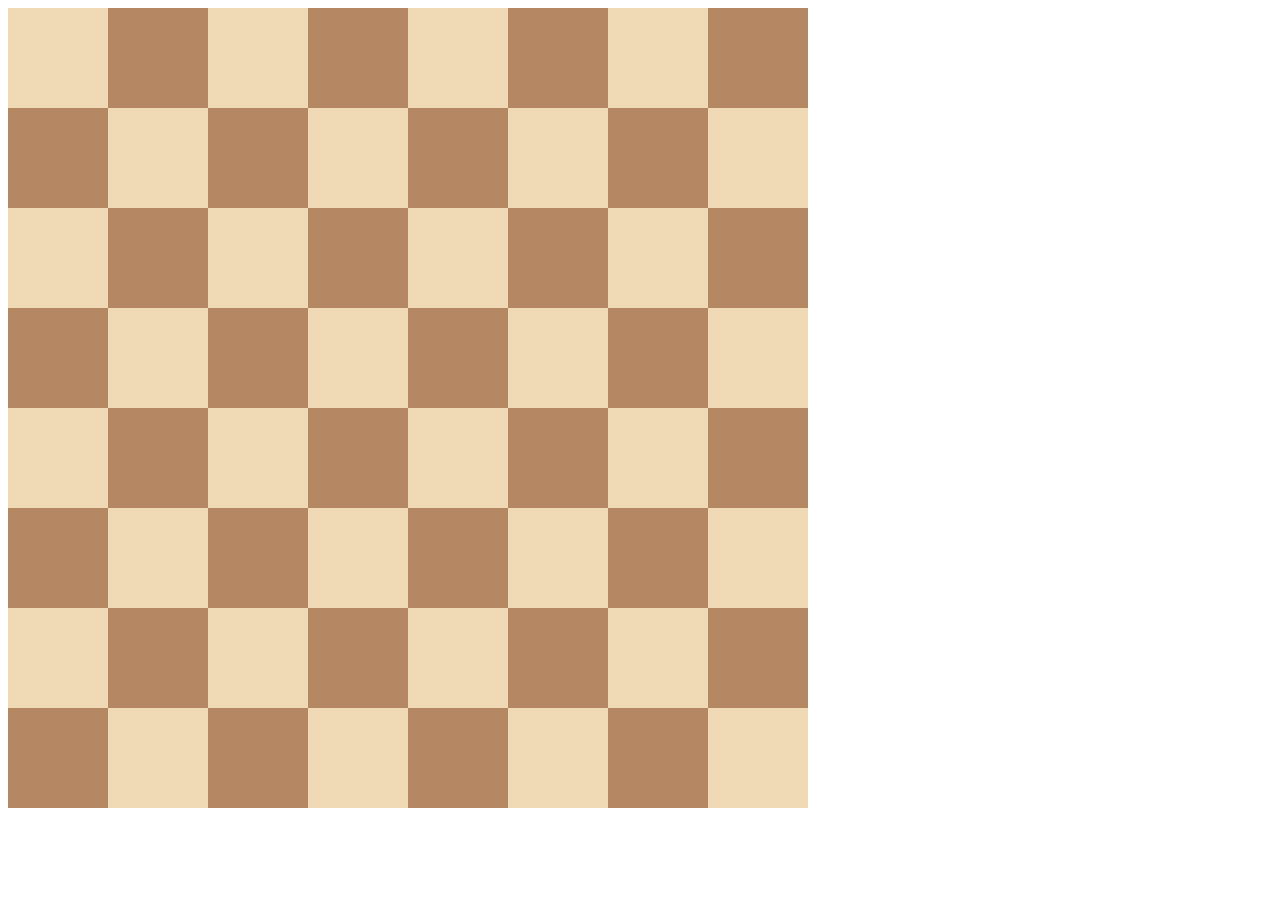
<file: 10.0 Display Grid/index.html>
<!DOCTYPE html>
<html>
  <head>
    <title>Chessboard</title>
    <style>
      /* Write your code here */
      /* Each square should be 100px by 100px */
      /* My colours for white: #f0d9b5, black: #b58863 */
      .white {
        background-color: #f0d9b5;
        height: 100px;
        width: 100px;
      }
      .black {
        height: 100px;
        width: 100px;
        background-color: #b58863;
      }
      .container {
        width: 800px;
        display: grid;
        grid-template-rows: 1fr 1fr 1fr 1fr 1fr 1fr 1fr 1fr;
        grid-template-columns: 1fr 1fr 1fr 1fr 1fr 1fr 1fr 1fr;
      }
    </style>
  </head>

  <body>
    <div class="container">
      <div class="white"></div>
      <div class="black"></div>
      <div class="white"></div>
      <div class="black"></div>
      <div class="white"></div>
      <div class="black"></div>
      <div class="white"></div>
      <div class="black"></div>
      <div class="black"></div>
      <div class="white"></div>
      <div class="black"></div>
      <div class="white"></div>
      <div class="black"></div>
      <div class="white"></div>
      <div class="black"></div>
      <div class="white"></div>
      <div class="white"></div>
      <div class="black"></div>
      <div class="white"></div>
      <div class="black"></div>
      <div class="white"></div>
      <div class="black"></div>
      <div class="white"></div>
      <div class="black"></div>
      <div class="black"></div>
      <div class="white"></div>
      <div class="black"></div>
      <div class="white"></div>
      <div class="black"></div>
      <div class="white"></div>
      <div class="black"></div>
      <div class="white"></div>
      <div class="white"></div>
      <div class="black"></div>
      <div class="white"></div>
      <div class="black"></div>
      <div class="white"></div>
      <div class="black"></div>
      <div class="white"></div>
      <div class="black"></div>
      <div class="black"></div>
      <div class="white"></div>
      <div class="black"></div>
      <div class="white"></div>
      <div class="black"></div>
      <div class="white"></div>
      <div class="black"></div>
      <div class="white"></div>
      <div class="white"></div>
      <div class="black"></div>
      <div class="white"></div>
      <div class="black"></div>
      <div class="white"></div>
      <div class="black"></div>
      <div class="white"></div>
      <div class="black"></div>
      <div class="black"></div>
      <div class="white"></div>
      <div class="black"></div>
      <div class="white"></div>
      <div class="black"></div>
      <div class="white"></div>
      <div class="black"></div>
      <div class="white"></div>
    </div>
  </body>
</html>
</file>
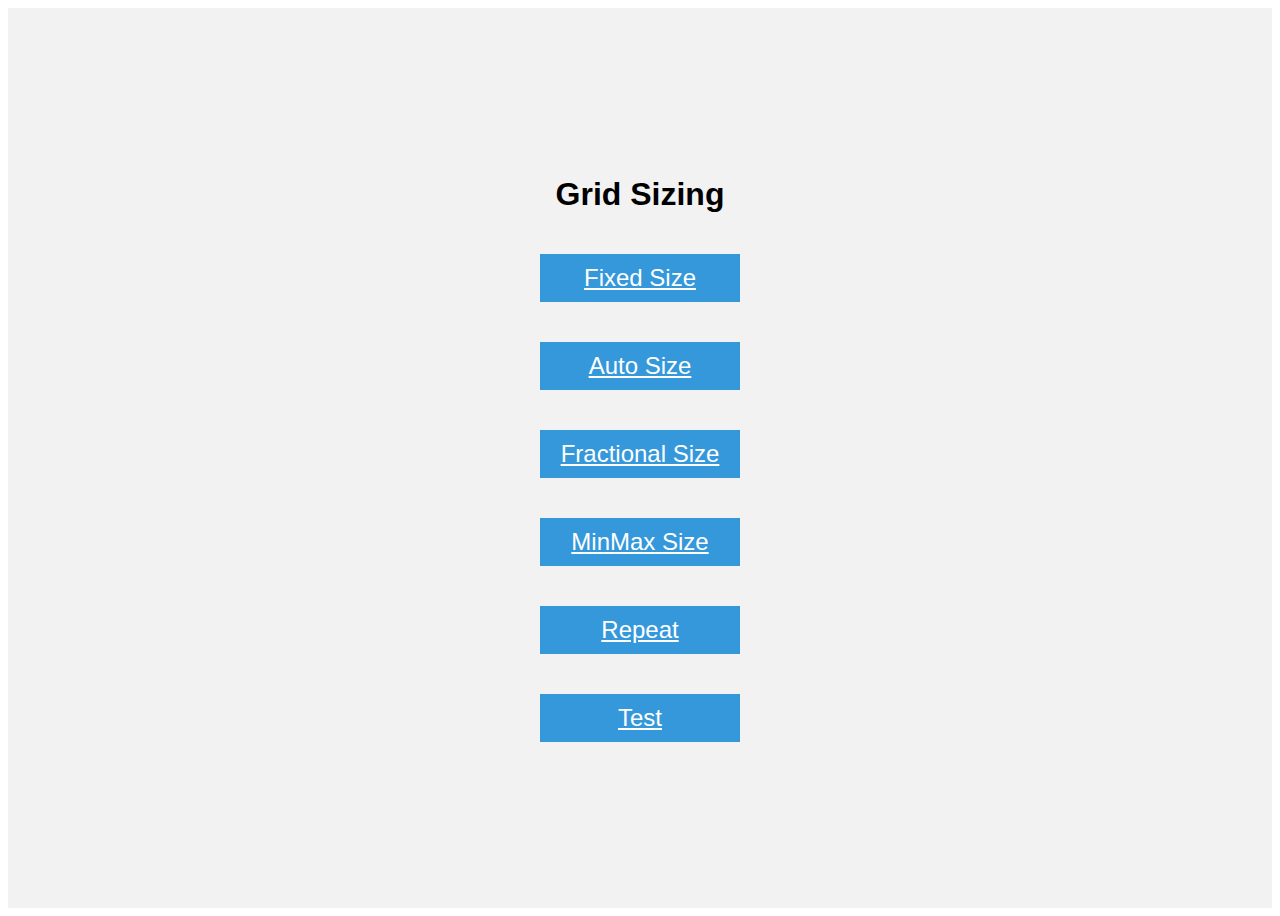
<file: 10.1 Grid Sizing/index.html>
<!DOCTYPE html>
<html lang="en">

<head>
  <meta charset="UTF-8">
  <meta name="google" content="notranslate">
  <meta name="viewport" content="width=device-width, initial-scale=1.0">
  <title>Grid Fundamentals</title>
  <style>
    body {
      font-family: sans-serif;
    }

    .container {
      display: flex;
      justify-content: center;
      align-items: center;
      flex-direction: column;
      height: 100vh;
      background-color: #f2f2f2;
    }

    .item {
      width: 200px;
      margin: 20px;
      background-color: #3498db;
      color: #fff;
      text-align: center;
      line-height: 2;
      font-size: 24px;
    }
  </style>
</head>

<body>
  <div class="container">
    <h1>Grid Sizing</h1>
    <a class="item" href="./fixed-size.html">Fixed Size</a>
    <a class="item" href="./auto-size.html">Auto Size</a>
    <a class="item" href="./fractional-size.html">Fractional Size</a>
    <a class="item" href="./minmax-size.html">MinMax Size</a>
    <a class="item" href="./repeat.html">Repeat</a>
    <a class="item" href="./test.html">Test</a>


  </div>
</body>

</html>
</file>
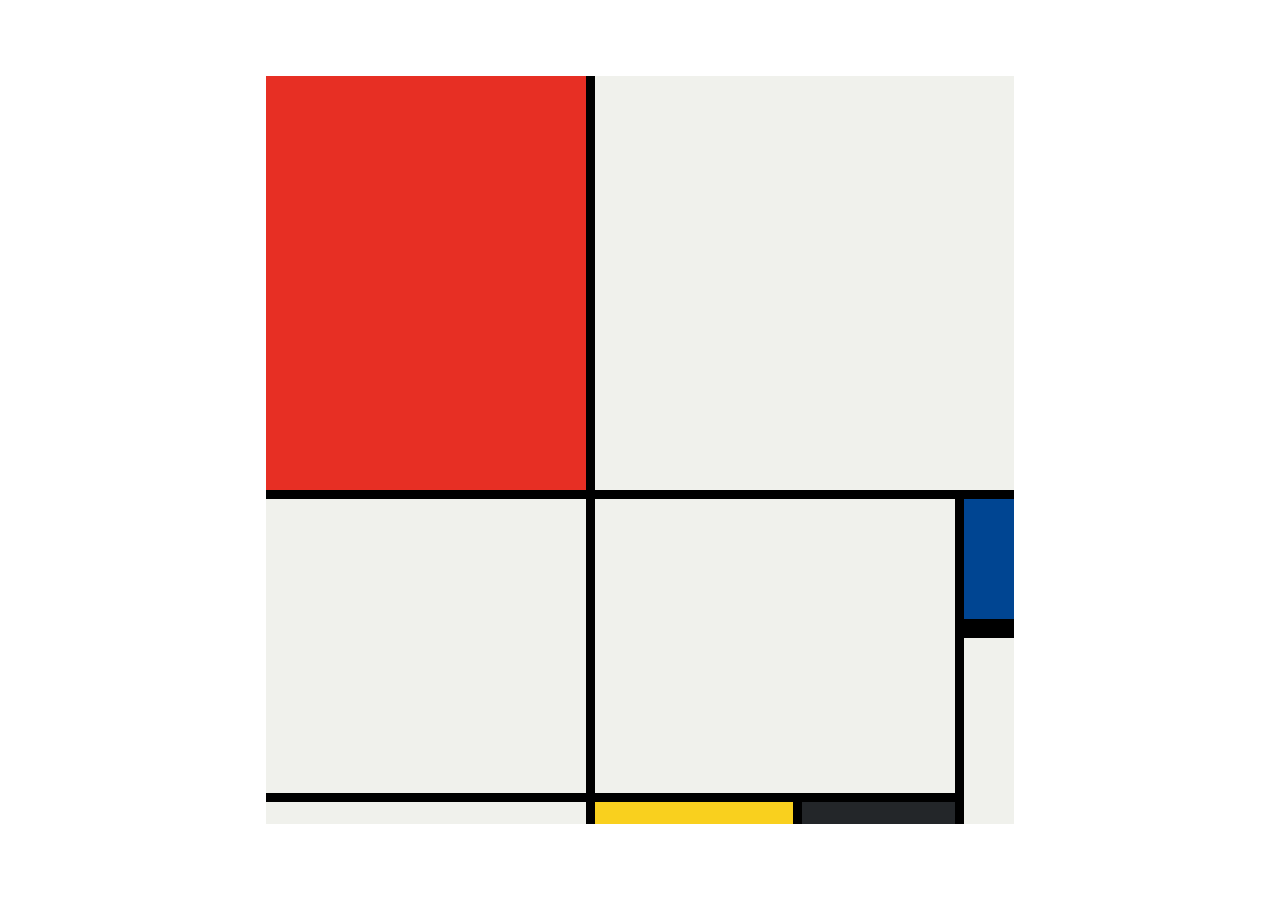
<file: 10.3 Mondrian Project/index.html>
<!DOCTYPE html>
<html lang="en">
  <head>
    <meta charset="UTF-8" />
    <meta name="viewport" content="width=device-width, initial-scale=1.0" />
    <title>Mondrian Project</title>
    <style>
      /*
      Write your CSS here
      Gap Colour: #000
      White: #F0F1EC
      Red: #E72F24
      Black: #232629
      Blue: #004592
      Yellow: #F9D01E

      For dimensions, see dimensions.png image.
      HINT: Remember you can't change the properties of grid lines.
      But grid lines are transparent!
      */
      body {
        display: flex;
        align-items: center;
        justify-content: center;
        height: 100vh;
        margin: 0;
        padding: 0;
      }
      .container {
        display: grid;
        grid-template-columns: 320px 198px 153px 50px;
        grid-template-rows: 414px 130px 155px 22px;
        width: 748px;
        height: 748px;
        gap: 9px;
        background-color: #000;
      }
      .first {
        background-color: #e72f24;
      }
      .white1 {
        grid-area: 1/2/2/5;
        background-color: #f0f1ec;
      }
      .white2 {
        background-color: #f0f1ec;
        grid-area: 2/1/4/2;
      }
      .white3 {
        background-color: #f0f1ec;
        grid-area: 2/2/4/4;
      }
      .second {
        background-color: #004592;
        border-bottom: 10px solid black;
      }
      .white4 {
        background-color: #f0f1ec;
        grid-area: 3/4/5/5;
      }
      .white5 {
        background-color: #f0f1ec;
      }
      .third {
        background-color: #f9d01e;
      }
      .fourth {
        background-color: #232629;
      }
    </style>
  </head>

  <body>
    <div class="container">
      <div class="first"></div>
      <div class="white1"></div>
      <div class="white2"></div>
      <div class="white3"></div>
      <div class="second"></div>
      <div class="white4"></div>
      <div class="white5"></div>
      <div class="third"></div>
      <div class="fourth"></div>
    </div>
  </body>
</html>
</file>
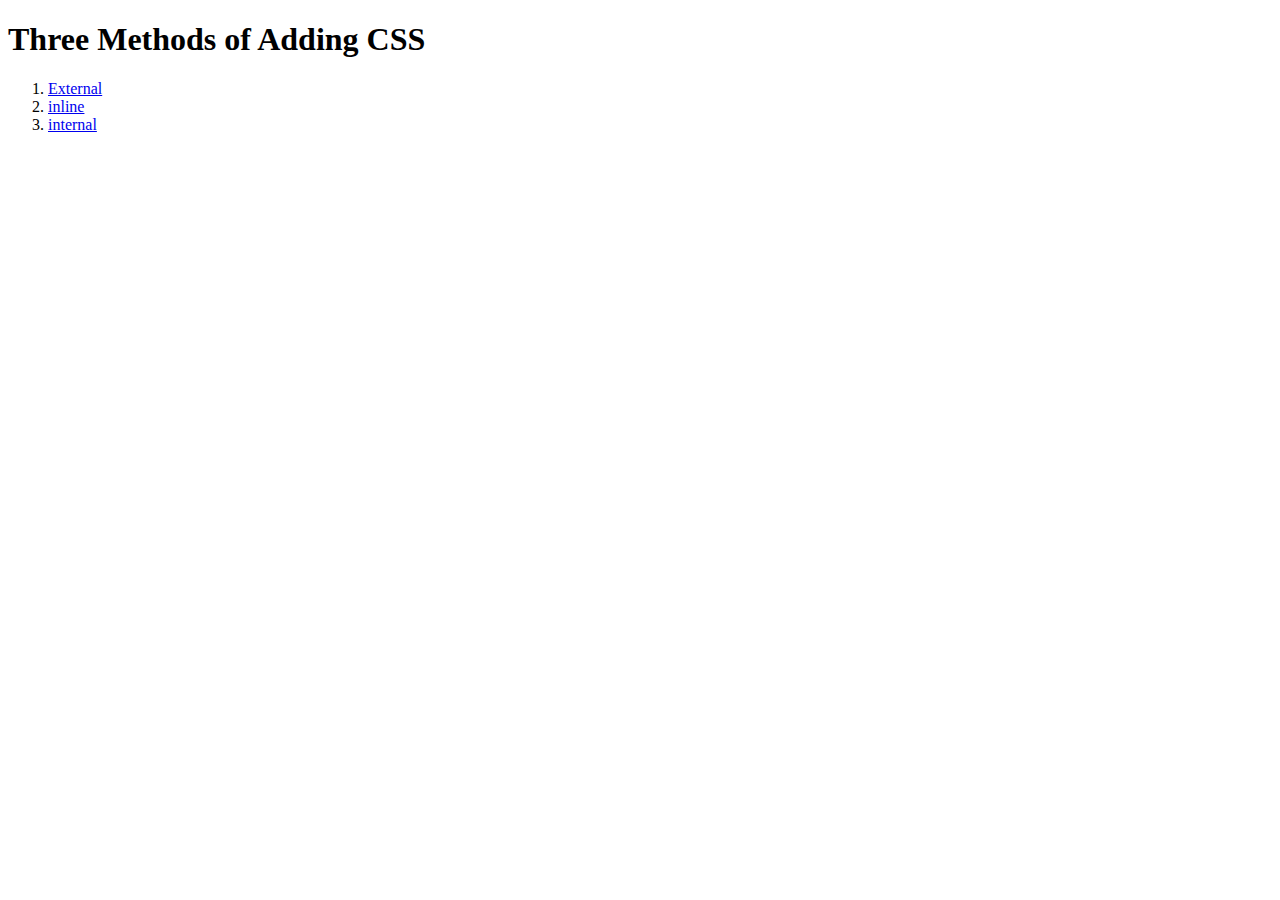
<file: 5.1. Adding CSS/index.html>
<!DOCTYPE html>
<html lang="en">
  <head>
    <meta charset="UTF-8" />
    <title>Adding CSS</title>
  </head>

  <body>
    <h1>Three Methods of Adding CSS</h1>
    <ol>
      <li><a href="./external.html">External</a></li>
      <li><a href="./inline.html">inline</a></li>
      <li><a href="./internal.html">internal</a></li>
    </ol>
  </body>
</html>
</file>
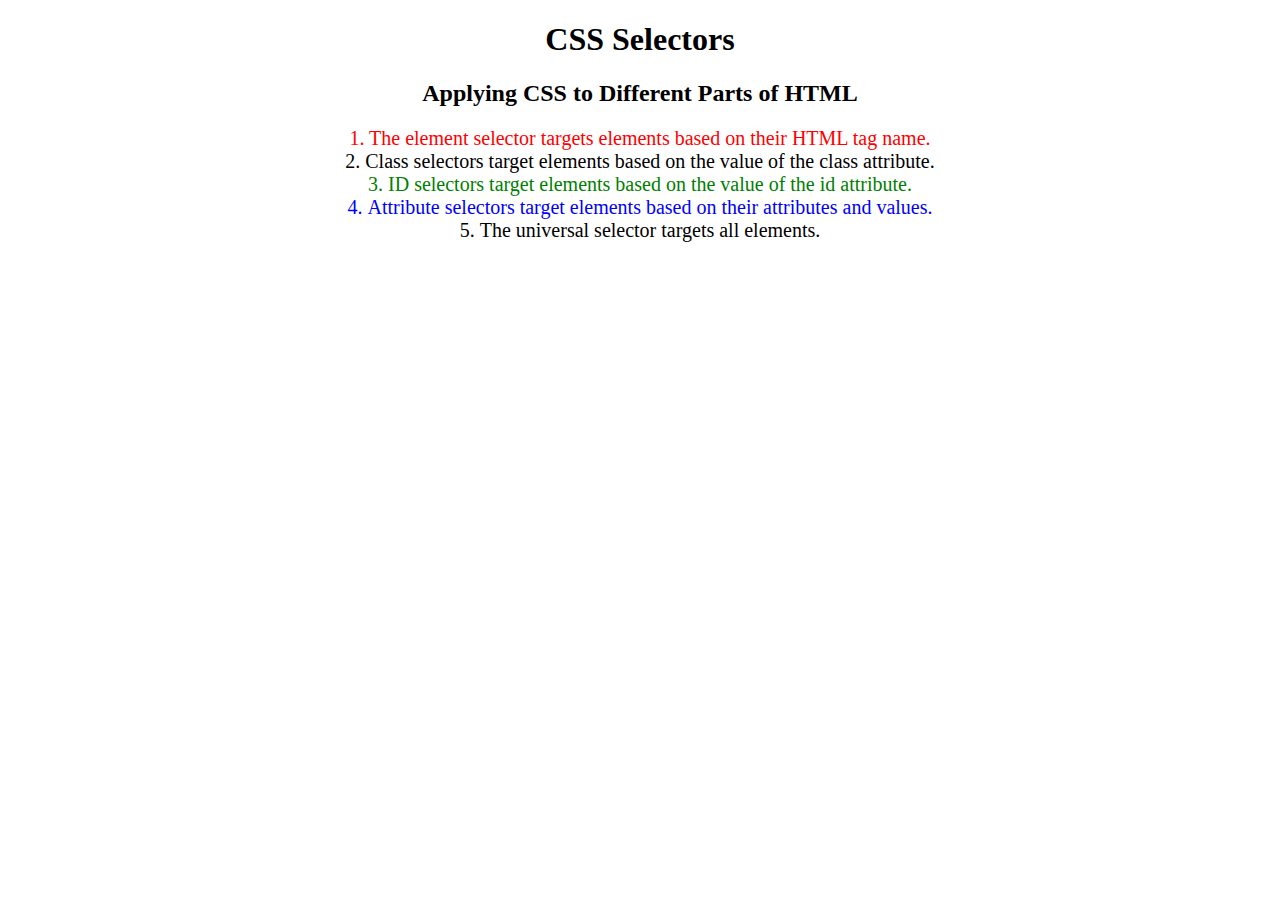
<file: 5.3 CSS Selectors/index.html>
<!DOCTYPE html>
<html lang="en">

<head>
  <meta charset="UTF-8">
  <title>CSS Selectors</title>
  <link rel="stylesheet" href="./style.css" />
</head>

<body>
  <h1>CSS Selectors</h1>
  <h2>Applying CSS to Different Parts of HTML</h2>
  <!-- TODO 1: Set the CSS for all paragraph tags to "color: red" -->
  <p class="note">1. The element selector targets elements based on their HTML tag name.</p>

  <ol>
    <!-- TODO 2: Set the CSS for all elements with a class of "note" to "font-size: 20px" -->
    <li class="note" value="2">Class selectors target elements based on the value of the class attribute.</li>

    <!-- TODO 3: Set the CSS for the element with an id of "id-selector-demo" to "color: green" -->
    <li class="note" id="id-selector-demo" value="3">ID selectors target elements based on the value of the id
      attribute.</li>

    <!-- TODO 4: Set the CSS for the li elements that have the "value" attribute set to "4" to have "color: blue" -->
    <li class="note" value="4">Attribute selectors target elements based on their attributes and values.</li>

    <!-- TODO 5: Set all elements to have "text-align: center" -->
    <li class="note" value="5">The universal selector targets all elements.</li>
  </ol>
</body>

</html>
</file>
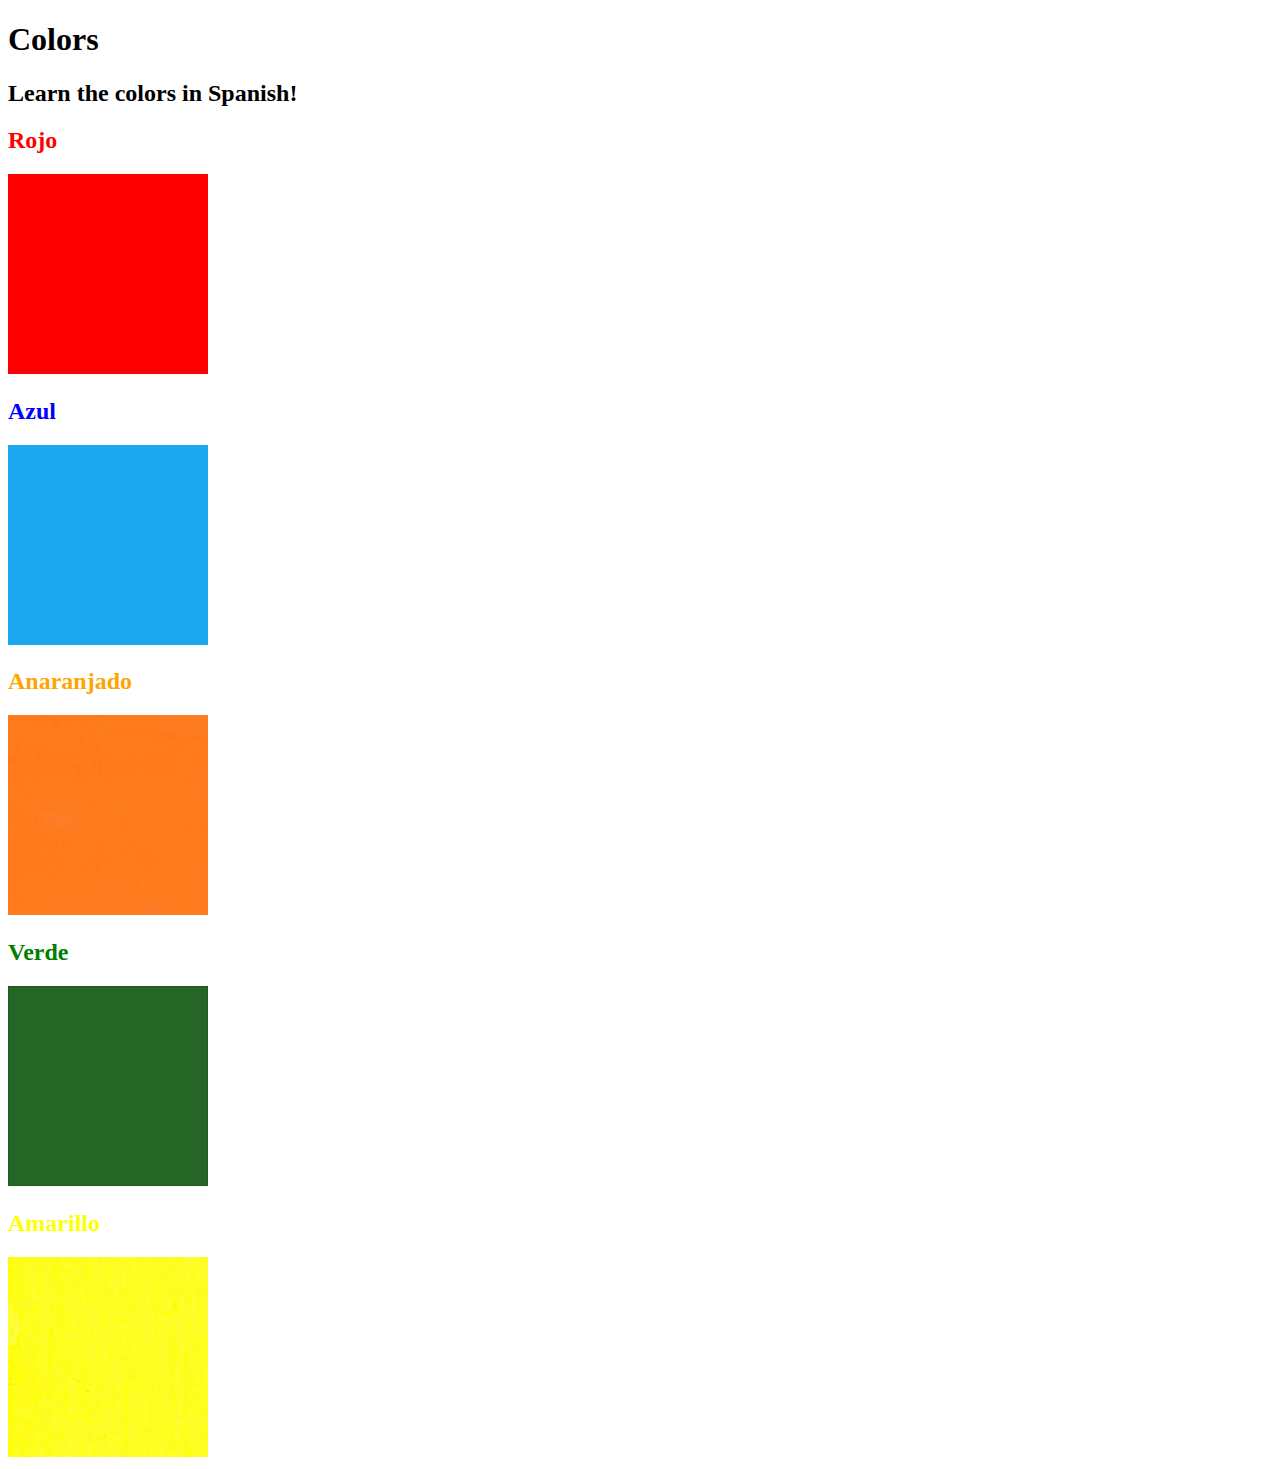
<file: 5.4 Color Vocab Project/index.html>
<!DOCTYPE html>
<html lang="en">

<head>
  <meta charset="UTF-8">
  <title>Spanish Vocabulary</title>
  <link rel="stylesheet" href="./style.css" />
</head>

<body>
  <h1>Colors</h1>
  <h2>Learn the colors in Spanish!</h2>
  <h2 class="color-title" id="red">Rojo</h2>
  <img class="color" src="./assets/images/red.png" alt="red" />

  <h2 class="color-title" id="blue">Azul</h2>
  <img src="./assets/images/blue.png" alt="blue" />

  <h2 class="color-title" id="orange">Anaranjado</h2>
  <img src="./assets/images/orange.png" alt="orange" />

  <h2 class="color-title" id="green">Verde</h2>
  <img src="./assets/images/green.png" alt="green" />

  <h2 class="color-title" id="yellow">Amarillo</h2>
  <img src="./assets/images/yellow.png" alt="yellow" />
</body>

</html>

<!-- 
TODOs
IMPORTANT: You should not need to make ANY CHANGES to index.html
All code should be written in your CSS file.

1. Create a CSS file and incorporate it as an external stylesheet.
2. Use CSS to style each of the color titles to meaning. 
Hint: Use the id to help if you don't know the words in spanish.
3. Use CSS to change all the color titles to have "font-weight: normal;"
4. Use CSS (not HTML) to make all the images 200px heigh and 200px wide. 
Hint: 
https://developer.mozilla.org/en-US/docs/Web/CSS/height
https://developer.mozilla.org/en-US/docs/Web/CSS/width
-->
</file>
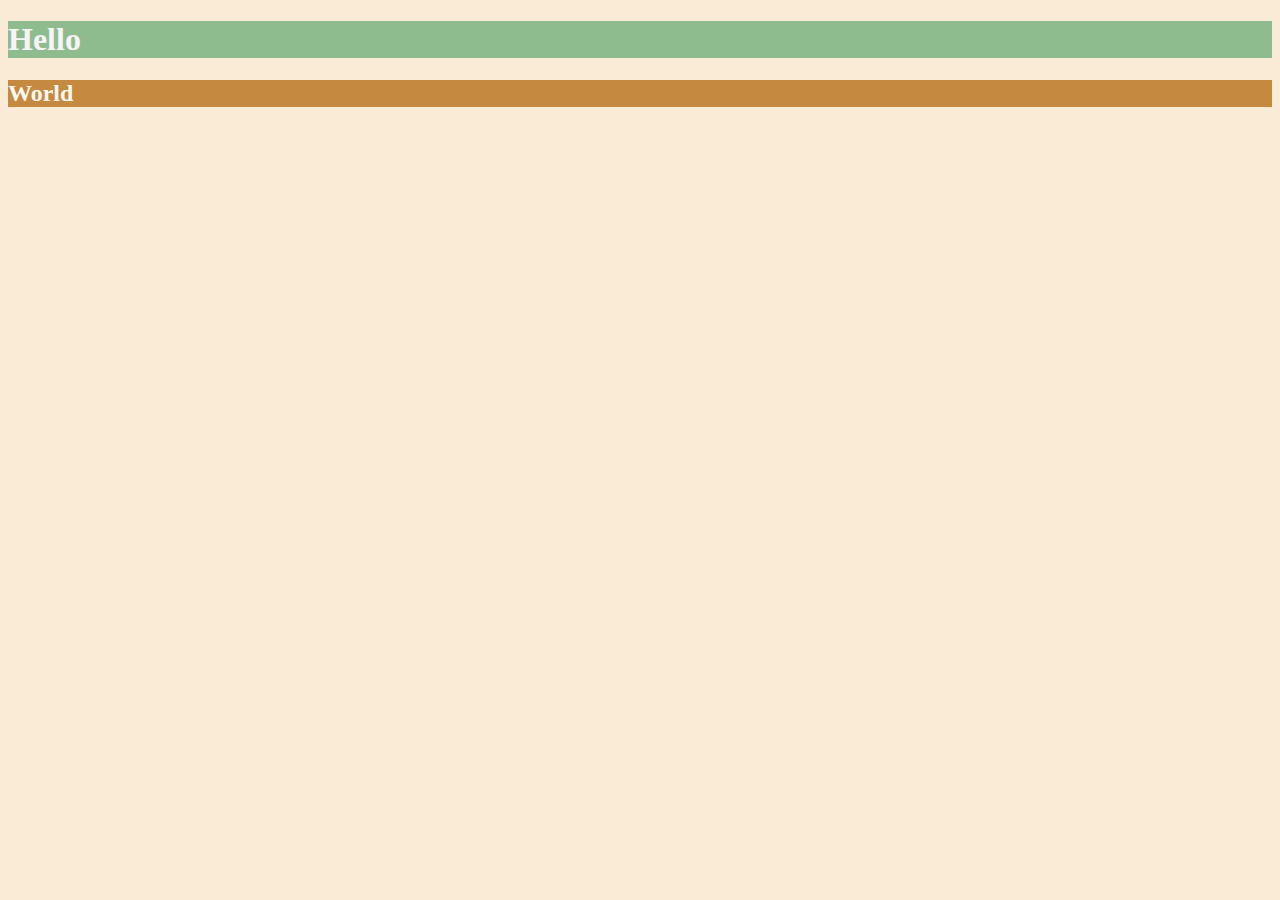
<file: 6.0 CSS Colors/index.html>
<!DOCTYPE html>
<html lang="en">
  <head>
    <meta charset="UTF-8" />
    <title>Colors</title>
    <style>
      /* Write your CSS code here. */
      /* 1. Make the background of the webpage "antiquewhite"
    
    2. Make the h1 "whitesmoke"
    3. Make the background of the h1 "darkseagreen"
    4. Make the h2 #FAF8F1
    5. Make the background of the h2 "#C58940" */
      * {
        background-color: antiquewhite;
      }
      h1 {
        color: whitesmoke;
        background-color: darkseagreen;
      }
      h2 {
        color: #faf8f1;
        background-color: #c58940;
      }
    </style>
  </head>

  <body>
    <h1>Hello</h1>
    <h2>World</h2>
  </body>
</html>
</file>
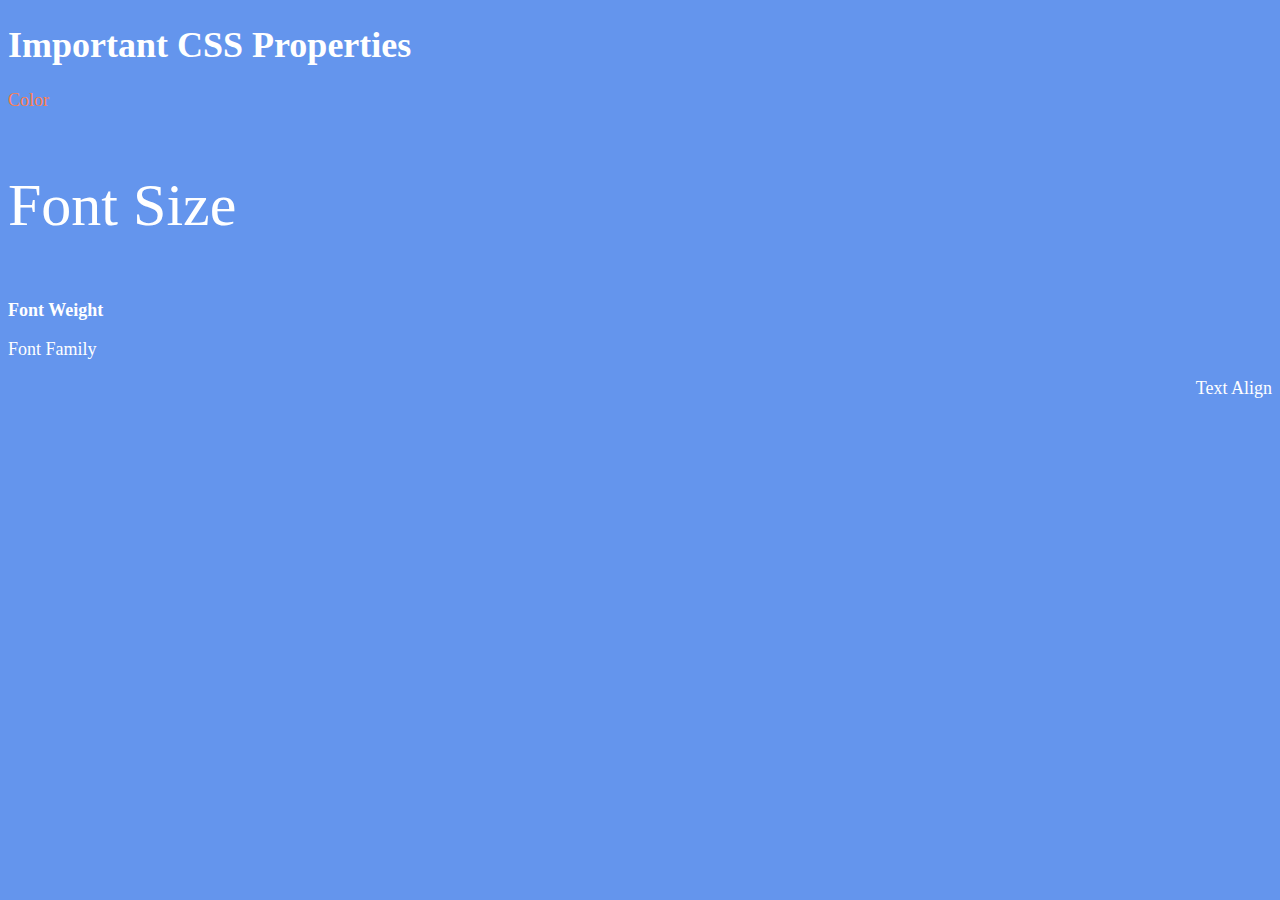
<file: 6.1 Font Properties/index.html>
<!DOCTYPE html>
<html lang="en">
  <head>
    <meta charset="UTF-8" />
    <title>CSS Properties</title>
    <link rel="preconnect" href="https://fonts.googleapis.com" />
    <link rel="preconnect" href="https://fonts.gstatic.com" crossorigin />
    <link
      rel="stylesheet"
      href="https://fonts.google.com/specimen/Caveat&swap"
    />
    <style>
      html {
        font-size: 30px;
      }
      body {
        background-color: cornflowerblue;
        color: white;
        font-size: 18px;
      }

      /* Don't change the CSS above, add Your CSS below */

      #coral {
        color: coral;
      }
      #font-size {
        font-size: 2rem;
      }
      #weight {
        font-weight: 900;
      }
      #family {
        font-family: "Caveat", cursive;
      }
      #align {
        text-align: right;
      }
    </style>
  </head>

  <body>
    <h1>Important CSS Properties</h1>
    <p id="coral">Color</p>
    <p id="font-size">Font Size</p>
    <p id="weight">Font Weight</p>
    <p id="family">Font Family</p>
    <p id="align">Text Align</p>

    <!-- TODOs
  1. Change the color of <p>Color</p> to "coral" color.
  2. Change the font size of <p>Font Size</p> to 2X the size of the root font size.
  3. Change the font weight of <p>Font Weight</p> to 900.
  4. Change the font family of <p>Font Family</p> to the Google font Caveat with regular (400) font weight.
  Link: https://fonts.google.com/specimen/Caveat
  5. Change the <p>Text Align</p> to right align.
  6. Change the the root (html element) font size to 30px -->
  </body>
</html>
</file>
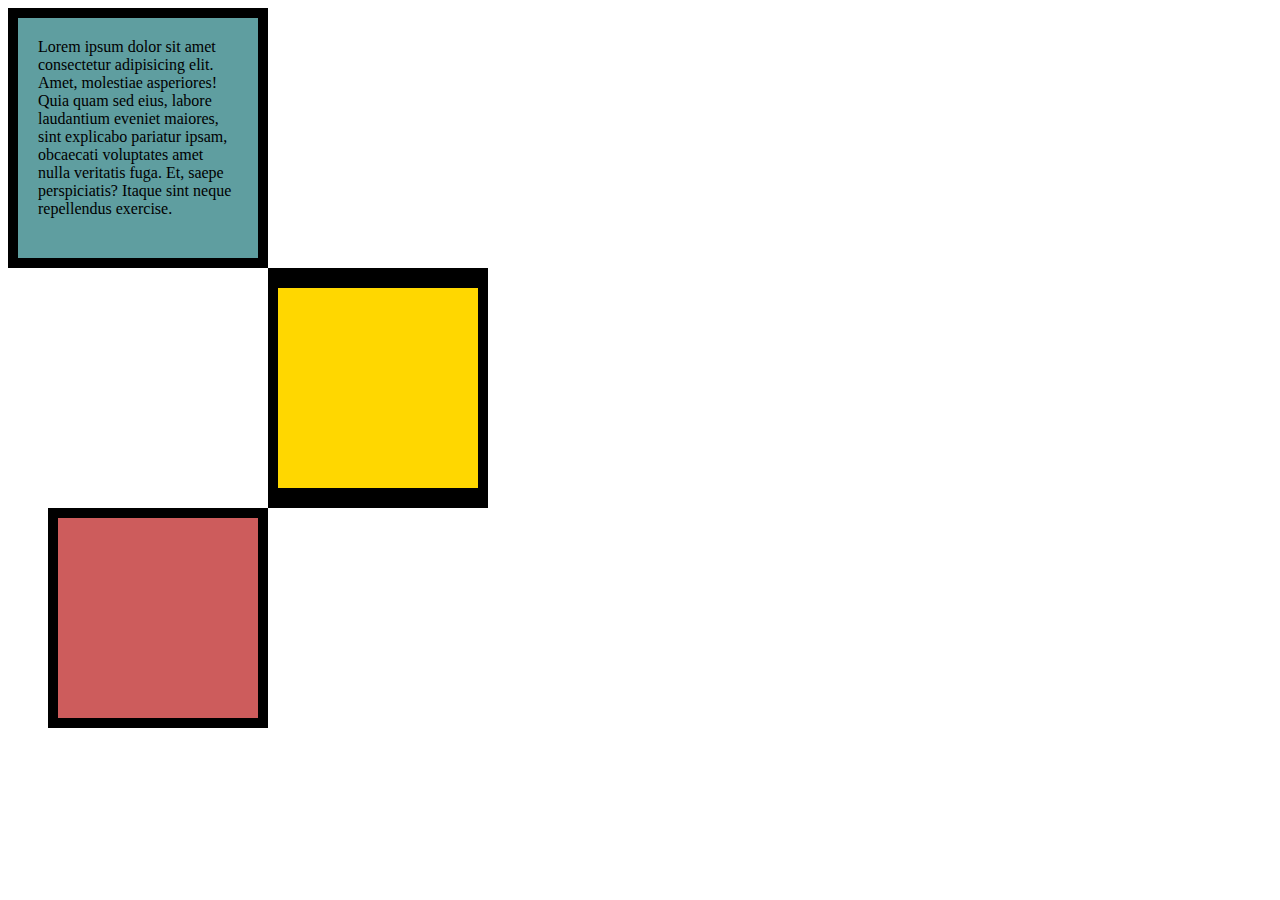
<file: 6.3 CSS Box Model/index.html>
<!DOCTYPE html>
<html lang="en">
  <head>
    <meta charset="UTF-8" />
    <title>CSS Box Model</title>
    <style>
      /* Write your CSS code here */
      div {
        height: 200px;
        width: 200px;
      }
      p {
        margin: 0;
      }
      #first {
        border: 10px solid black;
        background-color: cadetblue;
        padding: 20px;
      }
      #second {
        background-color: gold;
        border: solid black;
        border-width: 20px 10px;
        margin-left: 260px;
      }
      #third {
        background-color: indianred;
        border: 10px solid black;
        margin-left: 40px;
      }
    </style>
  </head>

  <body>
    <!-- TODOs:
1. Create 3 Boxes using the div element.
2. Set their sizes to 200px heigh by 200px wide.
3. Set different background colors for each of the boxes (I used cadetblue, gold and indianred).
4. Add a paragraph <p> element into the first div and add the following words:
    Lorem ipsum dolor sit amet, consectetur adipiscing elit. Aliquam at sapien porttitor urna elementum lacinia. In
    id magna pulvinar, ultricies lorem id, vehicula elit. Aliquam eu luctus nisl, vitae pellentesque magna. Phasellus
    dolor metus, laoreet ac convallis sit amet, efficitur sed dolor.
5. Set the 1st div to have 20px padding all around with a black 10px border.
6. Fix the style of the <p> element to remove all margins.
Hint: Use the CSS inspector in Chrome.
7. Set the 2nd div to have a 20px border on top and bottom and 10px border left and right. (See goal image)
8. Set the 3rd div to have a 10px border 
9. Set the margins for the divs so that each box corner touches the other. (See the goal image)
-->
    <div id="first">
      <p>
        Lorem ipsum dolor sit amet consectetur adipisicing elit. Amet, molestiae
        asperiores! Quia quam sed eius, labore laudantium eveniet maiores, sint
        explicabo pariatur ipsam, obcaecati voluptates amet nulla veritatis
        fuga. Et, saepe perspiciatis? Itaque sint neque repellendus exercise.
      </p>
    </div>
    <div id="second"></div>
    <div id="third"></div>
  </body>
</html>
</file>
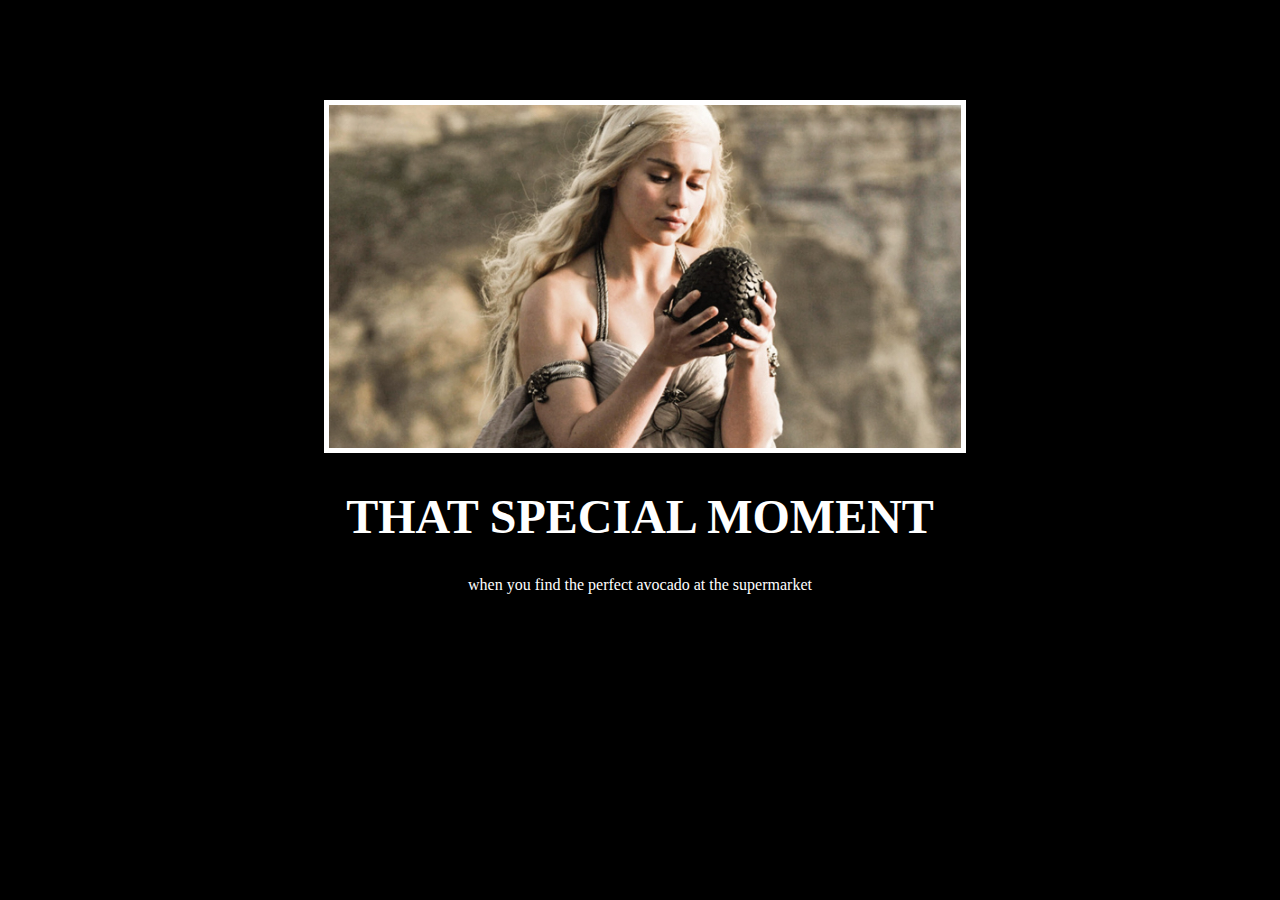
<file: 6.4 Motivation Meme Project/index.html>
<!-- 
  TODO: Create a motivational post website.
Style it how ever you like. 
Look at the goal image for inspiration.
But it must have the following features:
1. The main h1 text should be using the Regular Libre Baskerville Font from Google Fonts:
  https://fonts.google.com/specimen/Libre+Baskerville
2. The text should be white and background black.
3. Add your own image into the images folder inside assets. It should have a 5px white border.
4. The text should be center aligned.
5. Create a div to contain the h1, p and img elements. Adjust the margins so that the image and text are centered on the page. 
  Hint: You horizontally center a div by giving it a width of 50% and a margin-left of 25%.
  Hint: Set the image to have a width of 100% so it fills the div. 
6. Read about the text-transform property on MDN docs to make the h1 uppercase with CSS.
  https://developer.mozilla.org/en-US/docs/Web/CSS/text-transform 
-->
<!DOCTYPE html>
<html lang="en">
  <head>
    <meta charset="UTF-8" />
    <meta name="viewport" content="width=device-width, initial-scale=1.0" />
    <title>Document</title>
    <link rel="stylesheet" href="style.css" />
    <link
      rel="font-family"
      href="https://fonts.google.com/specimen/Libre+Baskerville"
    />
  </head>
  <body>
    <div class="poster">
      <img class="img" src="./assets/images/daenerys.jpeg" alt="daenerys" />
      <h1>That special Moment</h1>
      <p>when you find the perfect avocado at the supermarket</p>
    </div>
  </body>
</html>
</file>
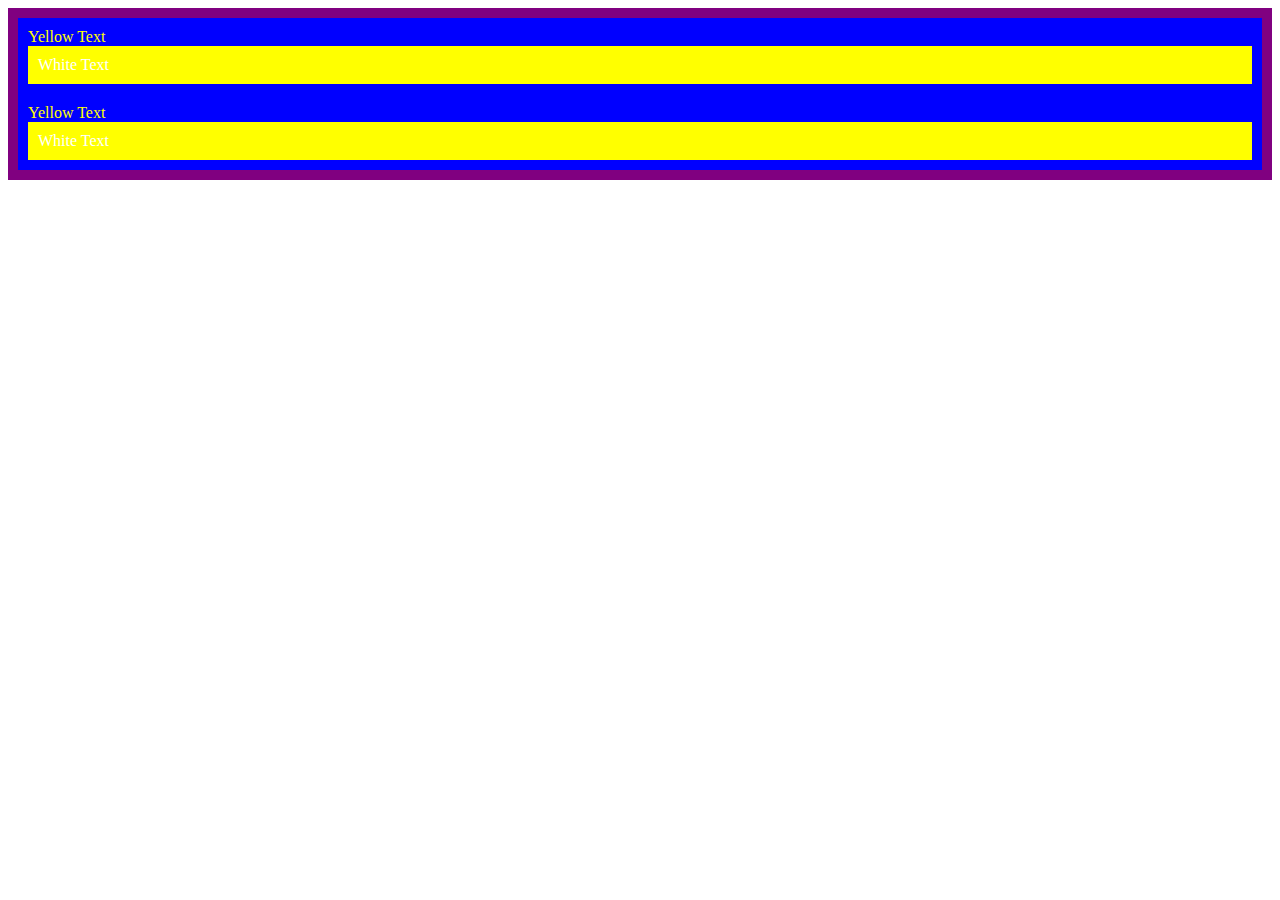
<file: 7.0 CSS Cascade/index.html>
<!DOCTYPE html>
<html lang="en">

<head>
  <meta charset="UTF-8">
  <title>CSS Cascade</title>
  <link rel="stylesheet" href="./style.css">
</head>

<body>
  <div id="outer-box" class="box">
    <div class="box">
      <p>Yellow Text</p>
      <div class="box inner-box">
        <p class="white-text">White Text</p>
      </div>
    </div>
    <div class="box">
      <p>Yellow Text</p>
      <div class="box inner-box">
        <p class="white-text">White Text</p>
      </div>
    </div>
  </div>
</body>

</html>
</file>
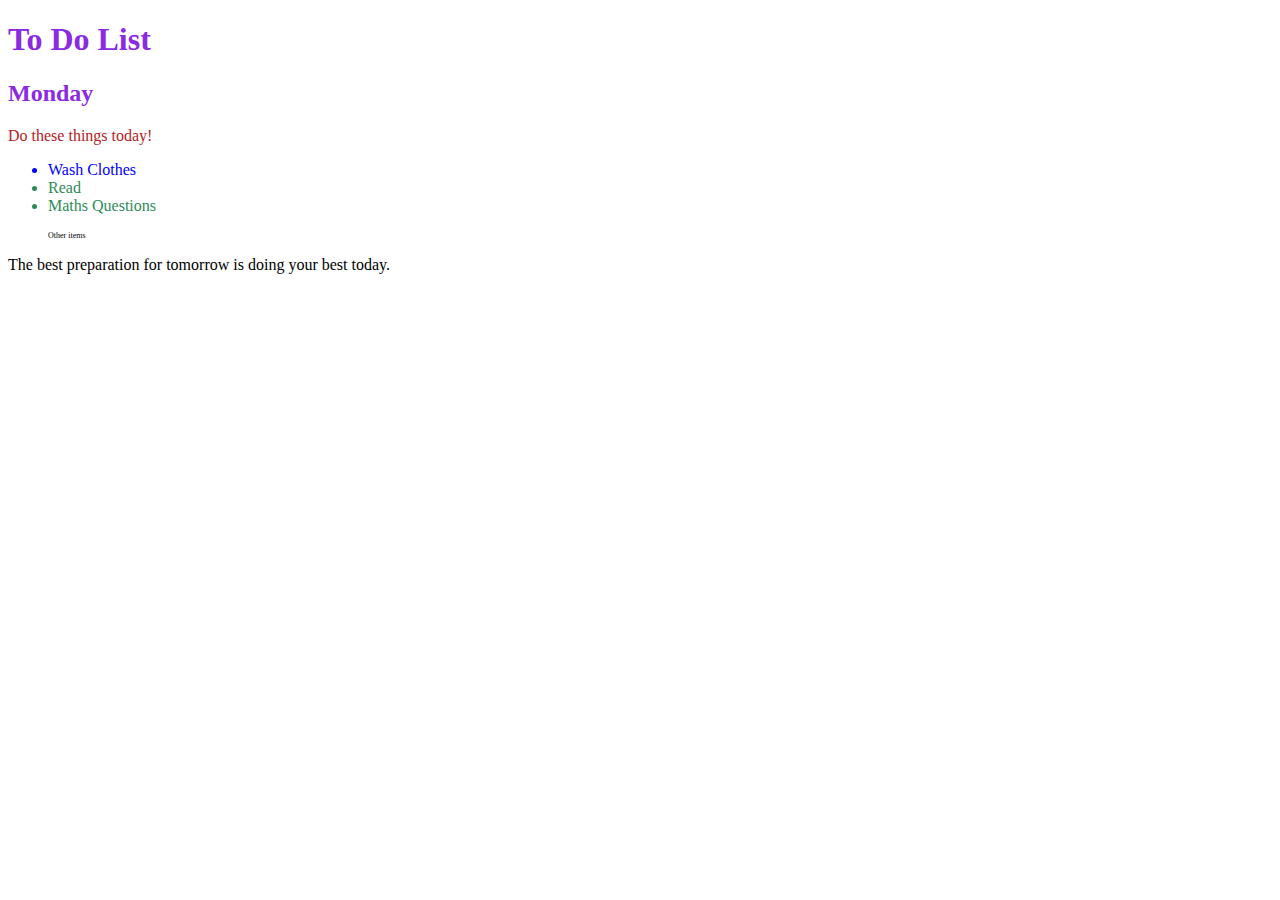
<file: 7.1 Combining Selectors/index.html>
<!DOCTYPE html>
<html lang="en">

<head>
  <meta charset="UTF-8">
  <title>Combining CSS Selectors</title>
  <link rel="stylesheet" href="./style.css">
</head>

<!-- Don't change any of the HTML code! -->

<body>
  <h1>To Do List</h1>
  <h2>Monday</h2>
  <div class="box">
    <p class="done">Do these things today!</p>
    <ul class="list">
      <li>Wash Clothes</li>
      <li class="done">Read</li>
      <li class="done">Maths Questions</li>
    </ul>
  </div>

  <ul>
    <p class="done">Other items</p>
  </ul>
  <p>The best preparation for tomorrow is doing your best today.</p>

</body>

</html>
</file>
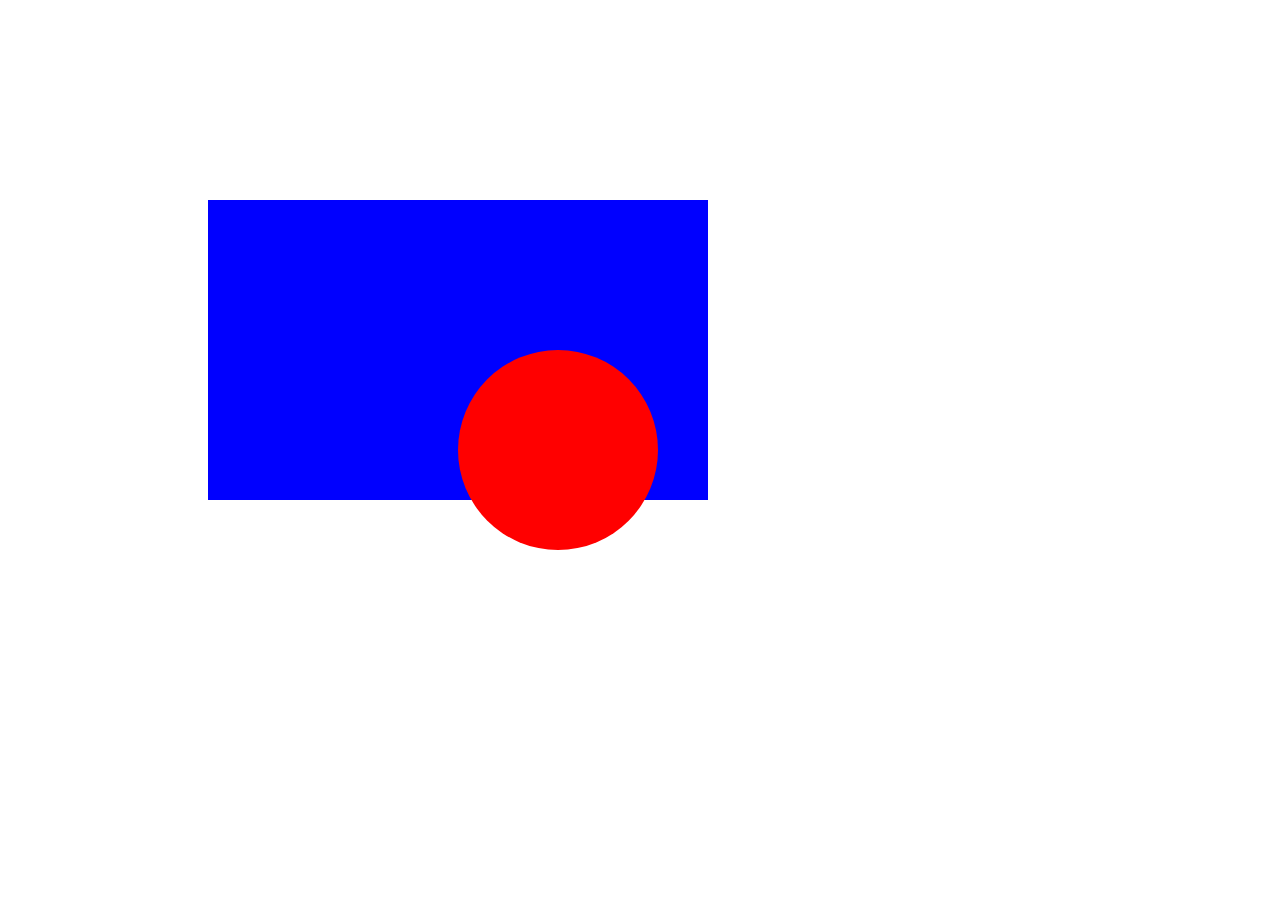
<file: 7.2 CSS Positioning/index.html>
<!DOCTYPE html>
<html>
  <head>
    <title>CSS Positioning Exercise</title>
    <style>
      /* Write your code here */
      .blue-box {
        position: relative;
        margin-left: 200px;
        margin-top: 200px;
        width: 500px;
        height: 300px;
        background-color: blue;
      }
      .red-circle {
        position: absolute;
        background-color: red;
        margin-top: 150px;
        margin-left: 250px;
        border-radius: 50%;
        height: 200px;
        width: 200px;
      }
    </style>
  </head>

  <body>
    <div class="blue-box">
      <div class="red-circle"></div>
    </div>
  </body>
</html>
</file>
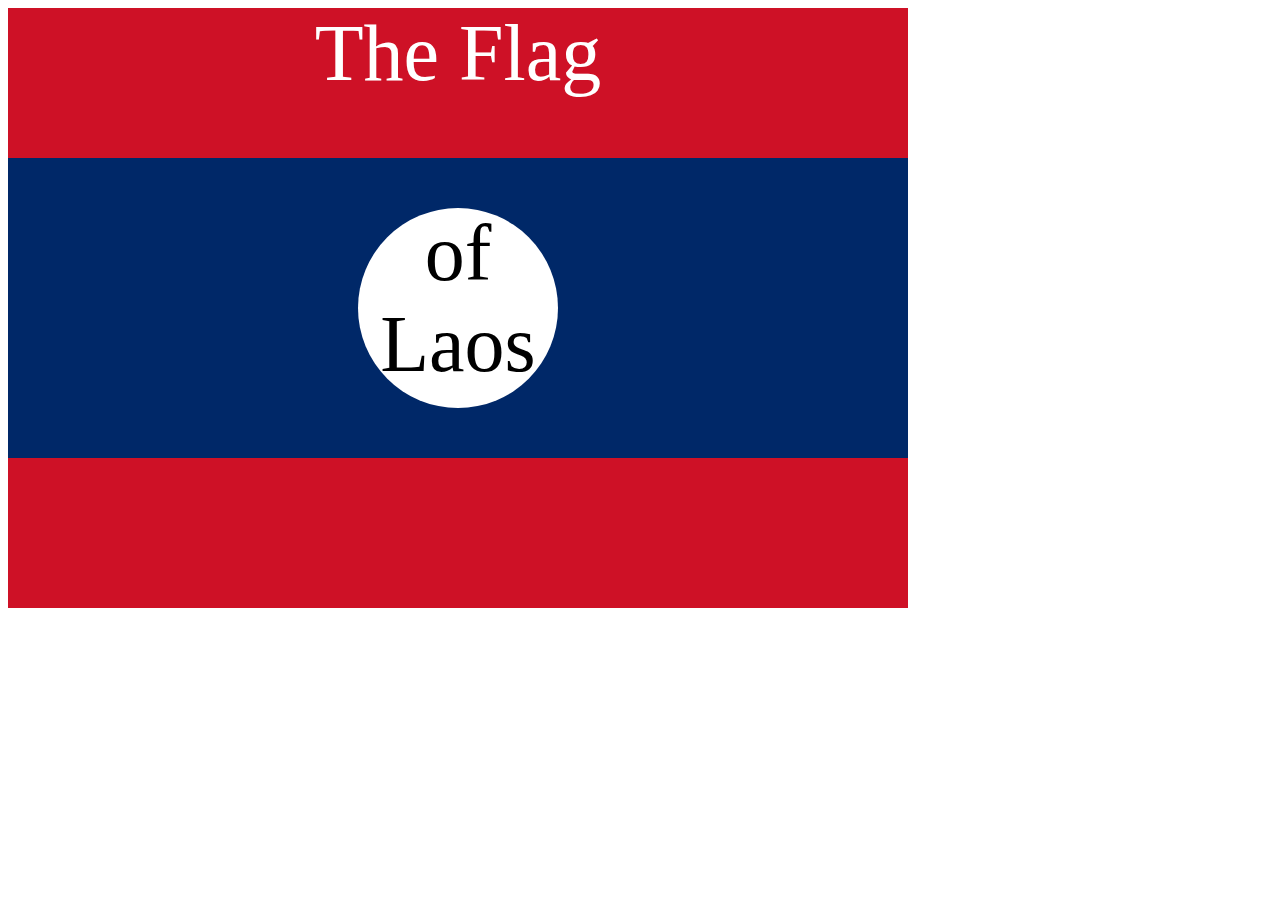
<file: 7.3 CSS Flag Project/index.html>
<!DOCTYPE html>
<html lang="en">
  <head>
    <meta charset="UTF-8" />
    <title>CSS Flag Project</title>
    <style>
      /* Write your CSS Code here */
      .flag {
        background-color: #ce1126;
        width: 900px;
        height: 600px;
        position: relative;
        color: white;
      }
      .flag > div {
        background-color: #002868;
        height: 300px;
        position: absolute;
        top: 150px;
        width: 100%;
      }
      .flag > div > div {
        height: 200px;
        width: 200px;
        background-color: white;
        border-radius: 50%;
        position: absolute;
        top: 50px;
        left: 350px;
      }
      p {
        text-align: center;
        font-size: 5rem;
        margin: 0;
        padding: 0;
      }
      .flag > div div p {
        color: black;
      }
    </style>
  </head>

  <!-- 
  IMPORTANT! Do not change any HTML
Don't add any classes/ids/elements 
Use what you know about combining selectors 
and CSS specificity instead.
Hint 1: The flag is 900px by 600px and the circle is 200px by 200px.
Hint 2: You can use CSS inspection to get the colors from
https://appbrewery.github.io/flag-of-laos/
-->

  <body>
    <div class="flag">
      <p>The Flag</p>
      <div>
        <div>
          <p>of Laos</p>
        </div>
      </div>
    </div>
  </body>
</html>
</file>
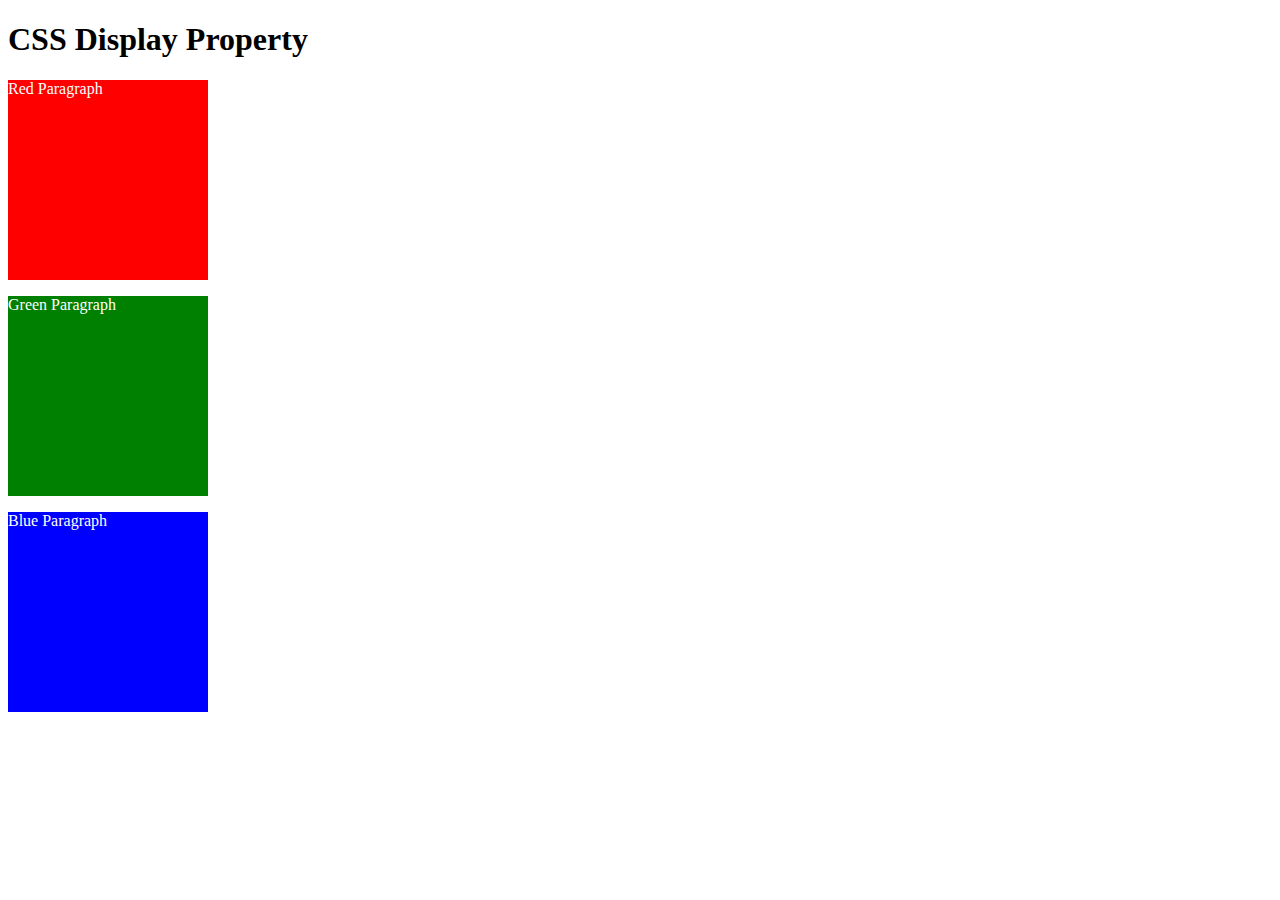
<file: 8.0 CSS Display/index.html>
<!DOCTYPE html>
<html>
  <!-- 
  TODO
1. By changing only the display property of the CSS make all 3 squares line up horizontally like in goal1 image.
2. Change only the display property to make all 3 squares line up vertically like in goal2 image. 
-->

  <head>
    <title>CSS Display Property Example</title>
    <style>
      p {
        color: white;
      }

      .red {
        display: block;
        width: 200px;
        height: 200px;
        background-color: red;
      }

      .green {
        display: block;
        width: 200px;
        height: 200px;
        background-color: green;
      }

      .blue {
        display: block;
        width: 200px;
        height: 200px;
        background-color: blue;
      }
    </style>
  </head>

  <body>
    <h1>CSS Display Property</h1>
    <p class="red">Red Paragraph</p>
    <p class="green">Green Paragraph</p>
    <p class="blue">Blue Paragraph</p>
  </body>
</html>
</file>
<file: 5.3 CSS Selectors/style.css>
ol {
  margin-left: -40px;
  margin-top: -20px;
  list-style-position: inside;
}

/* Write your CSS below, don't change the rules above. */
p{
  color: red;
}
.note{
font-size: 20px;
}
#id-selector-demo{
  color: green;
}
li[value = "4" ]{
  color: blue;
}
*{
  text-align: center;
}
</file>
<file: 5.4 Color Vocab Project/style.css>
img{
    height: 200px;
    width: 200px;
}
#red{
    color: red;
}
#blue{
    color: blue;

}
#orange{
    color: orange;
}
#green{
    color: green;
}
#yellow{
    color: yellow;
}
</file>
<file: 6.4 Motivation Meme Project/style.css>
html{
    background-color: black;
    
}
.poster{
    width: 50%;
    margin-left: 25%;
    margin-top:100px ;
    color: white;
    font-family:"Libre Baskerville", serif; 
    text-align: center;
}
.img{
    width: 100%;
    border: 5px solid white;
}
h1{
    text-transform: uppercase;
    font-size: 3rem;
}
</file>
<file: 7.0 CSS Cascade/style.css>
/* Don't change the existing CSS. */

.box {
  background-color: blue;
  padding: 10px;
}

p {
  color: yellow;
  margin: 0;
  padding: 0;
}
.inner-box{
  background-color: yellow;
}
.white-text{
  color: white;
}
#outer-box{
  background-color: purple;
}
</file>
<file: 7.1 Combining Selectors/style.css>
/* Write your code here: */
h1, h2{
    color: blueviolet;
}
.box > p{
    color:firebrick;
}
.box li{
    color: blue;
}
li.done{
    color: seagreen;
}

ul p.done{
    font-size: 0.5rem;
}
</file>
